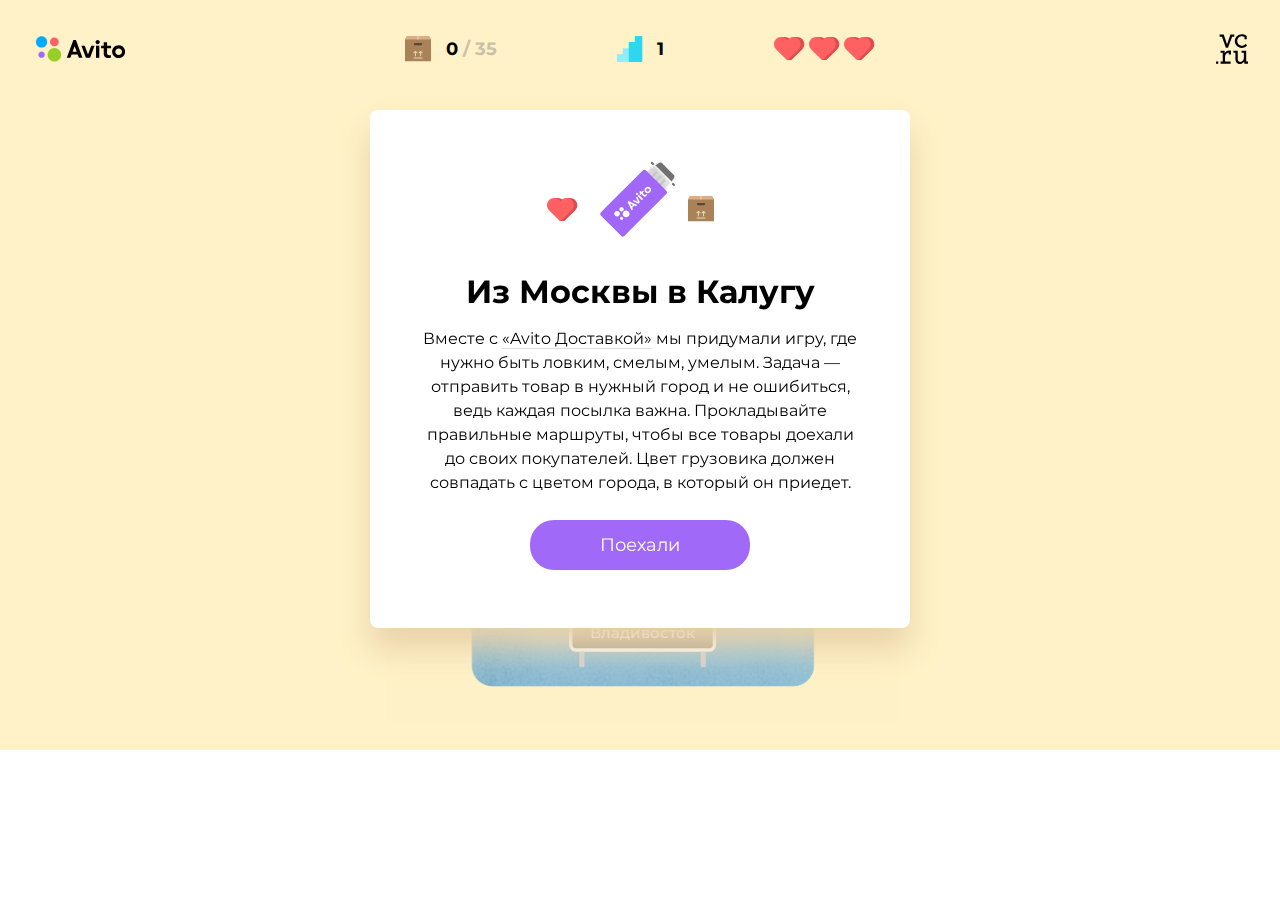
<file: index.html>
<!DOCTYPE html>
<html>
<head>
	<meta charset="UTF-8">
	<meta name="viewport" content="width=device-width, initial-scale=1">
	<meta name="robots" content="noindex,nofollow">
</head>
<body style="margin: 0;">

	<!-- Код для встраивания -->

	<div id="game-avito"
	     style="width:100%;height:750px;"
	     data-base="./"
	     data-share-url="https://vc.ru/avito/"
	     data-share-title="Из Москвы в Калугу"
	>
	</div>
	<link rel="stylesheet" type="text/css" href="all.min.css">
	<script src="all.min.js"></script>

	<!-- Конец -->

</body>
</html>
</file>
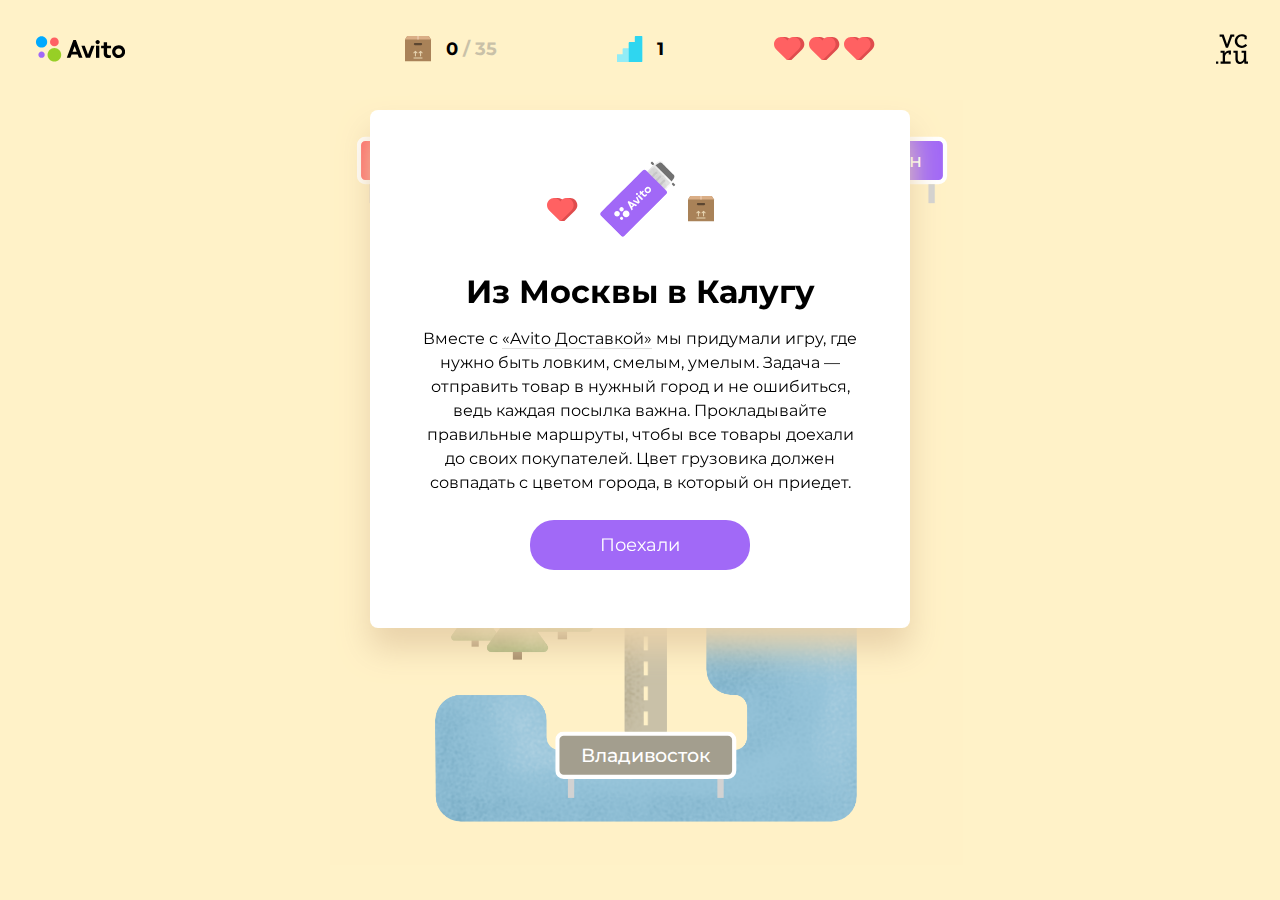
<file: avito.html>
<!DOCTYPE html>
<html>
<head>
	<meta charset="UTF-8">
	<meta name="viewport" content="width=device-width, initial-scale=1">
	<meta name="robots" content="noindex,nofollow">
</head>
<body style="margin: 0;">

	<!-- Код для встраивания -->

	<div id="game-avito"
	     style="width:100%;height:100vh;"
	     data-base="./"
	     data-share-url="https://vc.ru/special/avito/"
	     data-share-title="Из Москвы в Калугу"
	>
	</div>
	<link rel="stylesheet" type="text/css" href="all.min.css">
	<script src="all.min.js"></script>

	<!-- Конец -->

</body>
</html>
</file>
<file: all.min.css>
.likely:not(.likely--custom) {
  -webkit-box-sizing: border-box;
          box-sizing: border-box;
  display: -ms-inline-flexbox;
  display: -webkit-inline-box;
  display: inline-flex;
  -ms-flex-wrap: wrap-reverse;
  flex-wrap: wrap-reverse;
  font-size: 12px;
  width: 100%;
  height: 47px;
  padding: 0 9px 9px;
  position: fixed;
  bottom: 0;
  left: 0;
  z-index: 1000; }

.likely:not(.likely--custom) * {
  -webkit-box-sizing: border-box;
          box-sizing: border-box; }

.likely:not(.likely--custom) .likely__widget {
  display: -ms-flexbox;
  display: -webkit-box;
  display: flex;
  -ms-flex-pack: center;
  -webkit-box-pack: center;
          justify-content: center;
  font-size: 1em;
  color: #fff;
  min-width: 32px;
  width: calc(25% - 12px);
  margin: 6px;
  height: 32px;
  line-height: 32px;
  border-radius: 3px;
  -webkit-user-select: none;
  -moz-user-select: none;
  -ms-user-select: none;
  user-select: none;
  overflow: hidden;
  -webkit-transition-duration: .08s;
       -o-transition-duration: .08s;
          transition-duration: .08s;
  -webkit-transition-timing-function: ease-in-out;
       -o-transition-timing-function: ease-in-out;
          transition-timing-function: ease-in-out;
  -webkit-transition-property: all;
  -o-transition-property: all;
  transition-property: all; }

.likely:not(.likely--custom) .likely__widget--more .likely__icon {
  -webkit-transition: all .08s ease-in-out;
  -o-transition: all .08s ease-in-out;
  transition: all .08s ease-in-out; }

.likely:not(.likely--custom) .likely__widget--more.active .likely__icon {
  -webkit-transform: rotate(45deg);
      -ms-transform: rotate(45deg);
          transform: rotate(45deg); }

.likely:not(.likely--custom) .likely__button {
  display: none;
  padding-right: 6px; }

.likely:not(.likely--custom) .likely__button:empty {
  padding-right: 0; }

.likely:not(.likely--custom) .likely__icon {
  display: -ms-flexbox;
  display: -webkit-box;
  display: flex;
  -ms-flex-align: center;
  -webkit-box-align: center;
          align-items: center;
  -ms-flex-pack: center;
  -webkit-box-pack: center;
          justify-content: center;
  width: 32px;
  text-align: center; }

.likely:not(.likely--custom) .likely__icon svg {
  width: 16px;
  height: 16px; }

.likely:not(.likely--custom) .likely__counter {
  padding-right: 6px;
  font-size: 11px;
  color: rgba(255, 255, 255, 0.5); }

.likely:not(.likely--custom).likely--no-flex {
  display: inline-block;
  font-size: 0;
  overflow: visible; }

.likely:not(.likely--custom).likely--no-flex > * {
  display: inline-block;
  vertical-align: top; }

.likely:not(.likely--custom).likely--no-flex .likely__widget {
  display: inline-block;
  white-space: nowrap;
  width: 21%;
  margin: 6px 4% 6px 0;
  font-size: 12px;
  text-align: center;
  -webkit-transform: none;
      -ms-transform: none;
          transform: none;
  -webkit-transition: none;
  -o-transition: none;
  transition: none; }

.likely:not(.likely--custom).likely--no-flex .likely__icon {
  display: inline-block;
  vertical-align: middle;
  height: 16px;
  margin-top: -2px;
  -webkit-transition: none;
  -o-transition: none;
  transition: none; }

.likely:not(.likely--custom).likely--no-flex .likely__icon svg {
  vertical-align: top; }

.likely {
  visibility: hidden;
  opacity: 0;
  -webkit-transition: opacity .08s ease-in-out;
  -o-transition: opacity .08s ease-in-out;
  transition: opacity .08s ease-in-out; }

.likely__widget {
  font-family: 'Helvetica Neue',Arial,sans-serif;
  background: #333;
  color: #fff;
  fill: #fff;
  cursor: pointer; }

.likely--ready .likely__counter--empty, .likely__counter {
  display: none; }

.likely--ready {
  visibility: visible;
  opacity: 1; }

.likely__widget--twitter, .likely__widget.twitter {
  background: #55acee; }

.likely__widget--twitter.active, .likely__widget--twitter:hover, .likely__widget.twitter.active, .likely__widget.twitter:hover {
  background: #4892ca; }

.likely__widget--facebook, .likely__widget.facebook {
  background: #3b5998; }

.likely__widget--facebook.active, .likely__widget--facebook:hover, .likely__widget.facebook.active, .likely__widget.facebook:hover {
  background: #324b81; }

.likely__widget--vkontakte, .likely__widget.vkontakte {
  background: #45668e; }

.likely__widget--vkontakte.active, .likely__widget--vkontakte:hover, .likely__widget.vkontakte.active, .likely__widget.vkontakte:hover {
  background: #3a5678; }

.likely__widget--gplus, .likely__widget.gplus {
  background: #dc4e41; }

.likely__widget--gplus.active, .likely__widget--gplus:hover, .likely__widget.gplus.active, .likely__widget.gplus:hover {
  background: #bb4237; }

.likely__widget--odnoklassniki, .likely__widget.odnoklassniki {
  background: #ed812b; }

.likely__widget--odnoklassniki.active, .likely__widget--odnoklassniki:hover, .likely__widget.odnoklassniki.active, .likely__widget.odnoklassniki:hover {
  background: #c96d24; }

.likely__widget--pocket, .likely__widget.pocket {
  background: #ef4056; }

.likely__widget--pocket.active, .likely__widget--pocket:hover, .likely__widget.pocket.active, .likely__widget.pocket:hover {
  background: #cb3649; }

.likely__widget--telegram, .likely__widget.telegram {
  background: #08c; }

.likely__widget--telegram.active, .likely__widget--telegram:hover, .likely__widget.telegram.active, .likely__widget.telegram:hover {
  background: #0073ad; }

.likely__widget--whatsapp, .likely__widget.whatsapp {
  background: #43d854; }

.likely__widget--whatsapp.active, .likely__widget--whatsapp:hover, .likely__widget.whatsapp.active, .likely__widget.whatsapp:hover {
  background: #38b747; }

.likely__widget--viber, .likely__widget.viber {
  background: #8f5db7; }

.likely__widget--viber.active, .likely__widget--viber:hover, .likely__widget.viber.active, .likely__widget.viber:hover {
  background: #794f9b; }

.likely__widget--email, .likely__widget.email {
  background: #43475d; }

.likely__widget--email.active, .likely__widget--email:hover, .likely__widget.email.active, .likely__widget.email:hover {
  background: #383c4f; }

.likely__widget--more, .likely__widget.more {
  background: #95a5a6; }

.likely__widget--more.active, .likely__widget--more:hover, .likely__widget.more.active, .likely__widget.more:hover {
  background: #7e8c8d; }

@media (min-width: 760px) {
  .likely:not(.likely--custom) {
    -ms-flex-wrap: wrap;
    flex-wrap: wrap;
    position: relative;
    bottom: auto;
    min-height: 24px;
    width: auto;
    height: auto;
    padding: 0;
    z-index: auto; }
  .likely:not(.likely--custom) .likely__widget {
    min-width: 20px;
    width: auto;
    height: 20px;
    margin: 2px 4px 2px 0;
    line-height: 1.667;
    border-radius: 2px;
    -webkit-transition-property: background;
    -o-transition-property: background;
    transition-property: background; }
  .likely:not(.likely--custom) .likely__widget:first-child, .likely:not(.likely--custom).likely--no-flex .likely__widget:first-child {
    margin-left: 0; }
  .likely:not(.likely--custom) .likely__widget:last-child, .likely:not(.likely--custom).likely--no-flex .likely__widget:last-child {
    margin-right: 0; }
  .likely:not(.likely--custom) .likely__widget--email, .likely:not(.likely--custom) .likely__widget--more, .likely:not(.likely--custom) .likely__widget--telegram, .likely:not(.likely--custom) .likely__widget--viber, .likely:not(.likely--custom) .likely__widget--whatsapp {
    display: none; }
  .likely:not(.likely--custom) .likely__button, .likely:not(.likely--custom).likely--ready .likely__counter {
    display: inline-block; }
  .likely:not(.likely--custom) .likely__icon {
    width: 22px; }
  .likely:not(.likely--custom) .likely__icon svg {
    width: 12px;
    height: 12px; }
  .likely:not(.likely--custom) .likely__counter {
    line-height: 1.92; }
  .likely:not(.likely--custom).likely--ready .likely__counter--empty {
    display: none; }
  .likely:not(.likely--custom).likely--no-flex .likely__widget {
    width: auto;
    margin: 2px; }
  .likely:not(.likely--custom).likely--no-flex .likely__widget--email, .likely:not(.likely--custom).likely--no-flex .likely__widget--more, .likely:not(.likely--custom).likely--no-flex .likely__widget--telegram, .likely:not(.likely--custom).likely--no-flex .likely__widget--viber, .likely:not(.likely--custom).likely--no-flex .likely__widget--whatsapp {
    display: none; }
  .likely:not(.likely--custom).likely--no-flex .likely__icon {
    height: 12px; } }

@media (max-width: 759px) {
  .likely:not(.likely--custom) .likely__widget:nth-child(n+4):not(.likely__widget--more) {
    -ms-flex-order: 2;
    -webkit-box-ordinal-group: 3;
            order: 2;
    visibility: hidden;
    opacity: 0;
    -webkit-transform: translateY(6px);
        -ms-transform: translateY(6px);
            transform: translateY(6px); }
  .likely:not(.likely--custom) .likely__widget--more {
    -ms-flex-order: 1;
    -webkit-box-ordinal-group: 2;
            order: 1; }
  .likely:not(.likely--custom).likely--expanded .likely__widget:nth-child(n+4):not(.likely__widget--more) {
    visibility: visible;
    opacity: 1;
    -webkit-transform: translateY(0);
        -ms-transform: translateY(0);
            transform: translateY(0); }
  .likely:not(.likely--custom).likely--no-flex {
    width: auto;
    left: 15px;
    right: 0;
    bottom: 9px;
    padding: 0;
    -webkit-transform: scaleY(-1);
        -ms-transform: scaleY(-1);
            transform: scaleY(-1); }
  .likely:not(.likely--custom).likely--no-flex .likely__widget {
    -webkit-transform: scaleY(-1);
        -ms-transform: scaleY(-1);
            transform: scaleY(-1); }
  .likely:not(.likely--custom).likely--no-flex .likely__widget:nth-child(3) {
    margin-right: 29%; }
  .likely:not(.likely--custom).likely--no-flex .likely__widget:nth-child(n+4):not(.likely__widget--more) {
    -webkit-transform: scaleY(-1);
        -ms-transform: scaleY(-1);
            transform: scaleY(-1); }
  .likely:not(.likely--custom).likely--no-flex .likely__widget--more {
    width: 21%;
    margin-left: 0;
    margin-right: 0;
    position: absolute;
    top: 0;
    left: 75%; }
  .likely:not(.likely--custom).likely--desktop {
    display: none; } }

/*
 * Container style
 */
.ps {
  overflow: hidden !important;
  overflow-anchor: none;
  -ms-overflow-style: none;
  touch-action: auto;
  -ms-touch-action: auto; }

/*
 * Scrollbar rail styles
 */
.ps__rail-x {
  display: none;
  opacity: 0;
  -o-transition: background-color .2s linear, opacity .2s linear;
  transition: background-color .2s linear, opacity .2s linear;
  -webkit-transition: background-color .2s linear, opacity .2s linear;
  height: 15px;
  /* there must be 'bottom' or 'top' for ps__rail-x */
  bottom: 0px;
  /* please don't change 'position' */
  position: absolute; }

.ps__rail-y {
  display: none;
  opacity: 0;
  -o-transition: background-color .2s linear, opacity .2s linear;
  transition: background-color .2s linear, opacity .2s linear;
  -webkit-transition: background-color .2s linear, opacity .2s linear;
  width: 15px;
  /* there must be 'right' or 'left' for ps__rail-y */
  right: 0;
  /* please don't change 'position' */
  position: absolute; }

.ps--active-x > .ps__rail-x,
.ps--active-y > .ps__rail-y {
  display: block;
  background-color: transparent; }

.ps:hover > .ps__rail-x,
.ps:hover > .ps__rail-y,
.ps--focus > .ps__rail-x,
.ps--focus > .ps__rail-y,
.ps--scrolling-x > .ps__rail-x,
.ps--scrolling-y > .ps__rail-y {
  opacity: 0.6; }

.ps .ps__rail-x:hover,
.ps .ps__rail-y:hover,
.ps .ps__rail-x:focus,
.ps .ps__rail-y:focus,
.ps .ps__rail-x.ps--clicking,
.ps .ps__rail-y.ps--clicking {
  background-color: #eee;
  opacity: 0.9; }

/*
 * Scrollbar thumb styles
 */
.ps__thumb-x {
  background-color: #aaa;
  border-radius: 6px;
  -o-transition: background-color .2s linear, height .2s ease-in-out;
  transition: background-color .2s linear, height .2s ease-in-out;
  -webkit-transition: background-color .2s linear, height .2s ease-in-out;
  height: 6px;
  /* there must be 'bottom' for ps__thumb-x */
  bottom: 2px;
  /* please don't change 'position' */
  position: absolute; }

.ps__thumb-y {
  background-color: #aaa;
  border-radius: 6px;
  -o-transition: background-color .2s linear, width .2s ease-in-out;
  transition: background-color .2s linear, width .2s ease-in-out;
  -webkit-transition: background-color .2s linear, width .2s ease-in-out;
  width: 6px;
  /* there must be 'right' for ps__thumb-y */
  right: 2px;
  /* please don't change 'position' */
  position: absolute; }

.ps__rail-x:hover > .ps__thumb-x,
.ps__rail-x:focus > .ps__thumb-x,
.ps__rail-x.ps--clicking .ps__thumb-x {
  background-color: #999;
  height: 11px; }

.ps__rail-y:hover > .ps__thumb-y,
.ps__rail-y:focus > .ps__thumb-y,
.ps__rail-y.ps--clicking .ps__thumb-y {
  background-color: #999;
  width: 11px; }

/* MS supports */
@supports (-ms-overflow-style: none) {
  .ps {
    overflow: auto !important; } }

@media screen and (-ms-high-contrast: active), (-ms-high-contrast: none) {
  .ps {
    overflow: auto !important; } }

#game-avito {
  position: relative;
  overflow: hidden;
  font-family: 'Montserrat';
  font-size: 16px;
  background: #fff2c8;
  -webkit-user-select: none;
     -moz-user-select: none;
      -ms-user-select: none;
          user-select: none; }
  #game-avito * {
    -webkit-box-sizing: border-box;
            box-sizing: border-box; }

#game-avito_game-screen {
  pointer-events: none; }

@media only screen and (max-width: 590px) {
  #game-avito {
    font-size: 14px; } }

.game-avito_town-label {
  position: absolute;
  left: 50%;
  -webkit-transform: translateX(-50%);
      -ms-transform: translateX(-50%);
          transform: translateX(-50%);
  height: 90px;
  line-height: 74px;
  padding: 0 40px;
  font-size: 36px;
  font-weight: 500;
  text-align: center;
  color: #fff;
  border: 8px solid #fff;
  border-radius: 16px;
  cursor: default; }
  .game-avito_town-label._down {
    bottom: 0; }
  .game-avito_town-label::before {
    position: absolute;
    display: block;
    top: calc(100% + 8px);
    left: 50%;
    -webkit-transform: translateX(-50%);
        -ms-transform: translateX(-50%);
            transform: translateX(-50%);
    height: 36px;
    width: calc(100% - 56px);
    content: '';
    border-left: 12px solid #d2d2d2;
    border-right: 12px solid #d2d2d2; }

._game-avito-popup {
  background-color: #fff;
  border-radius: 8px;
  -webkit-box-shadow: 0px 21px 32px #E9D2AA;
          box-shadow: 0px 21px 32px #E9D2AA;
  -webkit-transition: opacity 500ms ease;
  -o-transition: opacity 500ms ease;
  transition: opacity 500ms ease; }
  ._game-avito-popup._centered {
    position: absolute;
    top: 110px;
    left: 50%;
    -webkit-transform: translateX(-50%);
        -ms-transform: translateX(-50%);
            transform: translateX(-50%);
    max-width: 540px;
    width: calc(100% - 30px);
    z-index: 50;
    overflow: hidden;
    max-height: calc(100% - 125px); }
  ._game-avito-popup._faded {
    opacity: 0; }
  ._game-avito-popup._hidden {
    display: none; }

@media only screen and (max-width: 590px) {
  #game-avito ._game-avito-popup._centered {
    max-width: 560px;
    top: 50px;
    max-height: calc(100% - 65px); } }

.game-avito-status {
  position: absolute;
  top: 0;
  left: 0;
  width: 100%;
  height: 70px;
  z-index: 40;
  text-align: center; }
  .game-avito-status._down .game-avito-status_avito-logo {
    -webkit-transform: scale(0.77);
        -ms-transform: scale(0.77);
            transform: scale(0.77);
    top: 12px;
    left: 6px; }
  .game-avito-status._down .game-avito-status_tj-logo {
    top: 12px;
    right: 10px;
    -webkit-transform: scale(0.69);
        -ms-transform: scale(0.69);
            transform: scale(0.69); }
  .game-avito-status._down .game-avito-status_cargo-counter {
    top: 65px;
    -webkit-transform: none;
        -ms-transform: none;
            transform: none; }
  .game-avito-status._down .game-avito-status_level-counter {
    top: 67px;
    left: 50%;
    -webkit-transform: translateX(-50%);
        -ms-transform: translateX(-50%);
            transform: translateX(-50%); }
  .game-avito-status._down .game-avito-status_lives-counter {
    top: 67px;
    -webkit-transform: none;
        -ms-transform: none;
            transform: none; }
  .game-avito-status._down .game-avito-status_delivery-popup {
    margin-top: -5px;
    height: 60px;
    line-height: 58px; }
  .game-avito-status._down .game-avito-status_delivery-popup-text {
    font-size: 16px; }

.game-avito-status_avito-logo {
  position: absolute;
  width: 90px;
  height: 26px;
  top: 36px;
  left: 35px;
  background-image: url(images/icon-logo-avito.svg); }

.game-avito-status_cargo-counter {
  position: absolute;
  top: 36px;
  left: 15px; }

.game-avito-pause-button {
  position: absolute;
  top: 35px;
  left: 135px;
  width: 28px;
  height: 28px;
  pointer-events: auto;
  cursor: pointer;
  opacity: 1;
  -webkit-transition: opacity 100ms;
  -o-transition: opacity 100ms;
  transition: opacity 100ms; }
  .game-avito-pause-button._faded {
    opacity: 0;
    cursor: default; }
  .game-avito-pause-button._pause {
    background: url(images/icon-pause.svg) top left/contain no-repeat; }
  .game-avito-pause-button._play {
    background: url(images/icon-play.svg) top left/contain no-repeat; }

.game-avito-status_cargo-counter-text {
  font-size: 18px;
  font-weight: bold;
  color: #C9C1A8;
  vertical-align: 7px; }

.game-avito-status_cargo-counter-icon {
  display: inline-block;
  width: 27px;
  height: 26px;
  background-image: url(images/icon-cargo-counter.svg);
  margin-right: 10px; }

.game-avito-status_cargo-counter-delivered {
  color: #000; }

.game-avito-status_level-counter {
  position: absolute;
  top: 36px;
  left: 50%;
  -webkit-transform: translateX(-50%);
      -ms-transform: translateX(-50%);
          transform: translateX(-50%); }

.game-avito-status_level-counter-text {
  font-size: 18px;
  font-weight: bold;
  color: #000;
  vertical-align: 7px; }

.game-avito-status_level-counter-icon {
  display: inline-block;
  width: 26px;
  height: 26px;
  background-image: url(images/icon-level.svg);
  margin-right: 10px; }

.game-avito-status_delivery-popup {
  position: relative;
  margin-top: 15px;
  display: inline-block;
  height: 66px;
  line-height: 64px;
  max-width: 100%;
  padding: 2px 26px 0 22px;
  white-space: nowrap;
  overflow: hidden; }

.game-avito-status_delivery-popup-icon {
  display: inline-block;
  width: 29px;
  height: 28px;
  margin-right: 22px;
  vertical-align: -9.5px;
  background-image: url(images/icon-cargo-delivered.svg); }

.game-avito-status_delivery-popup-text {
  display: inline-block;
  line-height: normal;
  font-size: 18px;
  font-weight: bold;
  white-space: normal;
  vertical-align: middle;
  text-align: left; }

.game-avito-status_lives-counter {
  position: absolute;
  top: 37px;
  right: 15px; }

.game-avito-status_life {
  display: inline-block;
  width: 31px;
  height: 24px;
  background-image: url(images/icon-life-empty.svg); }
  .game-avito-status_life._full {
    background-image: url(images/icon-life-full.svg); }

.game-avito-status_tj-logo {
  position: absolute;
  width: 32px;
  height: 32px;
  top: 34px;
  right: 32px;
  background: url(images/icon-logo-vc.svg) no-repeat; }

.game-avito-status_indicators {
  width: 100%;
  height: 50px;
  max-width: 500px;
  position: absolute;
  left: 50%;
  -webkit-transform: translateX(-50%);
      -ms-transform: translateX(-50%);
          transform: translateX(-50%); }

._down .game-avito-status_avito-logo {
  -webkit-transform: scale(0.77);
      -ms-transform: scale(0.77);
          transform: scale(0.77);
  top: 12px;
  left: 6px; }

._down .game-avito-status_tj-logo {
  top: 12px;
  right: 10px;
  -webkit-transform: scale(0.69);
      -ms-transform: scale(0.69);
          transform: scale(0.69); }

._down .game-avito-status_cargo-counter {
  top: 65px;
  -webkit-transform: none;
      -ms-transform: none;
          transform: none; }

._down .game-avito-status_level-counter {
  top: 67px;
  left: 50%;
  -webkit-transform: translateX(-50%);
      -ms-transform: translateX(-50%);
          transform: translateX(-50%); }

._down .game-avito-status_lives-counter {
  top: 67px;
  -webkit-transform: none;
      -ms-transform: none;
          transform: none; }

._down .game-avito-pause-button {
  top: 64px; }

@media only screen and (max-width: 590px) {
  #game-avito .game-avito-pause-button {
    left: 120px; } }

@media only screen and (max-width: 380px) {
  .game-avito-pause-button {
    top: 12px !important;
    left: calc(50% - 14px) !important; }
  #game-avito .game-avito-status_delivery-popup-text {
    font-size: 14px; } }

.game-avito-intro-screen {
  padding: 0 44px 58px;
  text-align: center; }

.game-avito-intro-screen_icon {
  position: absolute; }

.game-avito-intro-screen_icon._heart {
  top: 88px;
  right: calc(50% + 62px);
  width: 31px;
  height: 24px;
  background-image: url(images/icon-life-full.svg); }

.game-avito-intro-screen_icon._truck {
  top: 45px;
  left: 50%;
  width: 36px;
  height: 83px;
  background: url(images/truck-violet.svg) center no-repeat;
  background-size: contain;
  -webkit-transform: translateX(-18px) rotate(45deg);
      -ms-transform: translateX(-18px) rotate(45deg);
          transform: translateX(-18px) rotate(45deg); }

.game-avito-intro-screen_icon._cargo {
  top: 86px;
  left: calc(50% + 48px);
  width: 27px;
  height: 26px;
  background-image: url(images/icon-cargo-counter.svg); }

.game-avito-intro-screen_header {
  margin: 162px 0 16px;
  font-weight: bold;
  font-size: 32px; }

.game-avito-intro-screen_text {
  line-height: 24px; }
  .game-avito-intro-screen_text a {
    text-decoration: none;
    color: #000;
    border-bottom: 1px solid #dedede; }

.game-avito-intro-screen_start-button {
  display: inline-block;
  margin-top: 25px;
  width: 220px;
  height: 50px;
  line-height: 50px;
  background: #a169f7;
  border-radius: 24px;
  font-size: 18px;
  color: #fff;
  cursor: pointer;
  -webkit-transition: background-color 100ms ease;
  -o-transition: background-color 100ms ease;
  transition: background-color 100ms ease; }
  .game-avito-intro-screen_start-button:hover {
    background: #9162e1; }

@media only screen and (max-width: 590px) {
  #game-avito .game-avito-intro-screen {
    padding: 0 30px 38px; }
  #game-avito .game-avito-intro-screen_header {
    margin: 162px 0 16px;
    font-weight: bold;
    font-size: 24px; }
  #game-avito .game-avito-intro-screen_start-button {
    width: 200px; } }

.game-avito-result-screen {
  overflow: hidden;
  z-index: 60 !important; }

.game-avito-result-screen_upper-shadow {
  position: absolute;
  top: -13px;
  left: 0;
  width: 100%;
  height: 301px;
  background-color: #D8C7AB;
  opacity: 0.64;
  -webkit-filter: blur(27.1828px);
          filter: blur(27.1828px); }

.game-avito-result-screen_upper {
  position: relative;
  height: 301px;
  width: 100%;
  padding: 36px 30px 33px; }
  .game-avito-result-screen_upper .game-avito-result-screen_buttons {
    position: absolute;
    padding: 0 30px;
    width: 100%;
    bottom: 32px;
    left: 0; }

.game-avito-result-screen_cargo-counter-text {
  font-weight: 500; }

.game-avito-result-screen_cargo-counter-icon {
  display: inline-block;
  width: 17px;
  height: 16px;
  background: url(images/icon-cargo-counter.svg) center no-repeat;
  background-size: contain;
  margin-right: 5px;
  vertical-align: -2px; }

.game-avito-result-screen_header {
  margin-top: 25px;
  font-weight: bold;
  font-size: 32px;
  line-height: 39px; }

.game-avito-result-screen_description {
  display: none;
  margin: 12px 130px 28px 0;
  line-height: 24px;
  height: 48px; }

.game-avito-result-screen_buttons {
  height: 36px;
  line-height: 36px; }

.game-avito-result-screen_button {
  display: inline-block;
  border-radius: 10px;
  padding: 0 10px; }
  .game-avito-result-screen_button:not(._repeat) {
    margin-right: 5px; }
  .game-avito-result-screen_button svg {
    -webkit-transform: translateY(3px) scale(1.1);
        -ms-transform: translateY(3px) scale(1.1);
            transform: translateY(3px) scale(1.1); }
  .game-avito-result-screen_button._long {
    padding: 0 16px 0 12px; }
    .game-avito-result-screen_button._long svg {
      -webkit-transform: translateY(2px) scale(1);
          -ms-transform: translateY(2px) scale(1);
              transform: translateY(2px) scale(1);
      margin-right: 7px; }
  .game-avito-result-screen_button._yellow {
    background-color: #fff5e2;
    border: 2px solid #FFECC7;
    cursor: pointer; }
    .game-avito-result-screen_button._yellow:hover {
      background-color: #fff1d6; }
  .game-avito-result-screen_button._repeat {
    float: right; }

.game-avito-result-screen_lower {
  width: 100%;
  padding: 28px 30px 30px; }

.game-avito-result-screen_advertise {
  margin: 21px 0;
  line-height: 22px;
  color: #000; }
  .game-avito-result-screen_advertise a {
    text-decoration: none;
    color: #000;
    border-bottom: 1px solid #dedede; }

.game-avito-result-screen_statistics {
  height: 90px;
  background: url(images/statistics.png) top left no-repeat;
  background-size: contain; }

@media only screen and (max-width: 590px) {
  #game-avito .game-avito-result-screen_header {
    margin-top: 27px;
    font-size: 24px;
    line-height: 28px; }
  #game-avito .game-avito-result-screen_description {
    margin: 9px 25% 26px 0;
    line-height: 22px;
    height: 44px; }
  #game-avito .game-avito-result-screen_upper-shadow {
    height: 234px; }
  #game-avito .game-avito-result-screen_upper {
    height: 234px;
    padding: 26px 20px 23px; }
    #game-avito .game-avito-result-screen_upper .game-avito-result-screen_buttons {
      padding: 0 20px;
      bottom: 22px; }
  #game-avito .game-avito-result-screen_lower {
    width: 100%;
    padding: 23px 20px 20px; }
  #game-avito .game-avito-result-screen_statistics {
    height: 70px; } }

@media only screen and (max-width: 420px) {
  #game-avito .game-avito-result-screen_header {
    font-size: 18px;
    line-height: 22px; }
  #game-avito .game-avito-result-screen_button {
    padding: 0 6px; }
  #game-avito .game-avito-result-screen_button._repeat {
    height: 100%;
    overflow: hidden;
    padding: 0 6px; } }

@media only screen and (max-width: 380px) {
  #game-avito .game-avito-result-screen_button:not(._repeat) {
    margin-right: 2px; }
  #game-avito .game-avito-result-screen_button._repeat {
    width: 32px; }
  #game-avito ._leaderboard._long {
    font-size: 11px;
    padding: 0 8px; }
    #game-avito ._leaderboard._long svg {
      margin-right: 1px;
      vertical-align: -2px; } }

.game-avito-leaderboard {
  padding: 30px; }

.game-avito-leaderboard_close-button,
.game-avito-login_close-button {
  background: url(images/icon-close.svg) center no-repeat;
  width: 12px;
  height: 12px;
  position: absolute;
  right: 21px;
  top: 18px;
  cursor: pointer; }

.game-avito-leaderboard_header {
  background: url(images/icon-cup.svg) left 9px no-repeat;
  padding-left: 45px; }

.game-avito-leaderboard_header-text {
  font-size: 20px;
  font-weight: bold; }

.game-avito-leaderboard_header-members {
  margin-top: 6px;
  font-size: 14px;
  opacity: 0.4; }

.game-avito-leaderboard table {
  margin-top: 21px;
  width: 100%;
  table-layout: fixed;
  border-collapse: collapse; }
  .game-avito-leaderboard table tbody tr {
    height: 34px; }
  .game-avito-leaderboard table td:first-child {
    width: 45px;
    text-align: right;
    padding-right: 25px; }
  .game-avito-leaderboard table td:nth-child(2) {
    overflow: hidden;
    white-space: nowrap;
    -o-text-overflow: ellipsis;
       text-overflow: ellipsis; }
  .game-avito-leaderboard table td:nth-child(3) {
    width: 100px;
    text-align: center; }
  .game-avito-leaderboard table td:last-child {
    width: 45px;
    text-align: right;
    padding-right: 7px; }
  .game-avito-leaderboard table thead td {
    font-size: 12px;
    color: #818181; }
    .game-avito-leaderboard table thead td:last-child {
      padding-right: 0; }

.game-avito-leaderboard_pagination {
  margin-top: 28px;
  text-align: center; }

.game-avito-leaderboard_page {
  display: inline-block;
  width: 35px;
  height: 35px;
  border: 1px solid #eaeaea;
  border-radius: 10px;
  text-align: center;
  line-height: 35px;
  color: #6d6d6d;
  cursor: pointer;
  margin: 0 2.5px; }
  .game-avito-leaderboard_page._active {
    background: #ffefd3;
    border: none;
    color: #000;
    cursor: default; }

@media only screen and (max-width: 590px) {
  #game-avito .game-avito-leaderboard {
    padding: 15px 13px 30px 15px; }
  #game-avito .game-avito-leaderboard_header {
    background-size: 21px 21px;
    background-position: 5px 8px;
    padding-left: 40px; }
  #game-avito .game-avito-leaderboard_header-text {
    font-size: 16px; }
  #game-avito .game-avito-leaderboard_header-members {
    margin-top: 4px;
    font-size: 11px; }
  #game-avito .game-avito-leaderboard table {
    margin-top: 21px; }
    #game-avito .game-avito-leaderboard table td:first-child {
      width: 40px;
      padding-right: 20px; }
    #game-avito .game-avito-leaderboard table td:nth-child(3) {
      width: 70px;
      text-align: center; }
    #game-avito .game-avito-leaderboard table td:last-child {
      width: 40px;
      padding-right: 10px; }
    #game-avito .game-avito-leaderboard table thead td {
      font-size: 11px; }
      #game-avito .game-avito-leaderboard table thead td:nth-child(3) {
        text-align: left; } }

@media only screen and (max-width: 380px) {
  #game-avito .game-avito-leaderboard {
    font-size: 12px;
    padding: 15px 5px 20px 7px; }
    #game-avito .game-avito-leaderboard table td:nth-child(3) {
      width: 30px; }
    #game-avito .game-avito-leaderboard table thead td:nth-child(3) {
      position: relative;
      left: -30px; } }

.game-avito-fact {
  padding: 41px 30px;
  font-size: 18px;
  font-weight: 500;
  line-height: 26px;
  text-align: center; }
  .game-avito-fact a, .game-avito-fact a:visited {
    color: #000;
    text-decoration: none;
    font-weight: bold; }

.game-avito-fact_level {
  display: inline-block;
  font-weight: bold;
  background: url(images/icon-level.svg) left top no-repeat;
  padding: 3px 0 28px 39px;
  line-height: 22px; }

.game-avito-fact_check {
  position: absolute;
  background: url(images/icon-check.svg) left top no-repeat;
  width: 22px;
  height: 17px;
  top: 35px;
  left: calc(50% - 40px);
  opacity: 1.0;
  -webkit-transition: opacity 500ms ease;
  -o-transition: opacity 500ms ease;
  transition: opacity 500ms ease; }
  .game-avito-fact_check._faded {
    opacity: 0.0; }

@media only screen and (max-width: 590px) {
  #game-avito .game-avito-fact {
    padding: 31px 30px;
    font-size: 16px;
    line-height: 23px; }
  #game-avito .game-avito-fact_check {
    top: 25px; } }

.game-avito-login {
  top: 200px !important;
  max-width: 320px !important;
  padding: 30px 21px;
  z-index: 70 !important; }

.game-avito-login_header {
  font-size: 18px;
  font-weight: bold;
  margin: 0 18px 18px 9px; }

.game-avito-login_buttons {
  display: -webkit-box;
  display: -ms-flexbox;
  display: flex;
  -ms-flex-wrap: wrap;
      flex-wrap: wrap; }

.game-avito-login_button {
  -webkit-box-flex: 1;
      -ms-flex: 1 0 42%;
          flex: 1 0 42%;
  text-align: center;
  height: 36px;
  line-height: 36px;
  border-radius: 10px;
  margin: 9px;
  color: #fff;
  cursor: pointer; }
  .game-avito-login_button._vk {
    background: #507299; }
    .game-avito-login_button._vk:hover {
      background: #476688; }
  .game-avito-login_button._facebook {
    background: #3b5898; }
    .game-avito-login_button._facebook:hover {
      background: #344d86; }
  .game-avito-login_button._twitter {
    background: #1b94e0; }
    .game-avito-login_button._twitter:hover {
      background: #1885c9; }
  .game-avito-login_button._google {
    background: #db4337; }
    .game-avito-login_button._google:hover {
      background: #d33326; }

.game-avito-tutorial-layer {
  position: absolute;
  top: 0;
  left: 0;
  width: 100%;
  height: 100%;
  z-index: 60;
  pointer-events: none;
  opacity: 1;
  -webkit-transition: opacity 100ms;
  -o-transition: opacity 100ms;
  transition: opacity 100ms; }
  .game-avito-tutorial-layer._faded {
    opacity: 0; }
  .game-avito-tutorial-layer._hidden {
    display: none; }

@-webkit-keyframes hand-pulsation {
  0% {
    -webkit-transform: scale(1);
            transform: scale(1); }
  100% {
    -webkit-transform: scale(1.2);
            transform: scale(1.2); } }

@keyframes hand-pulsation {
  0% {
    -webkit-transform: scale(1);
            transform: scale(1); }
  100% {
    -webkit-transform: scale(1.2);
            transform: scale(1.2); } }

.game-avito-tutorial-layer_hand {
  position: absolute;
  background: url(images/hand.svg) top left/contain no-repeat;
  -webkit-animation: 500ms infinite alternate hand-pulsation;
          animation: 500ms infinite alternate hand-pulsation; }

.game-avito-pause-layer {
  position: absolute;
  top: 0;
  left: 0;
  width: 100%;
  height: 100%;
  z-index: 80;
  pointer-events: none;
  opacity: 1;
  -webkit-transition: opacity 100ms ease;
  -o-transition: opacity 100ms ease;
  transition: opacity 100ms ease; }
  .game-avito-pause-layer._faded {
    opacity: 0; }

@-webkit-keyframes game-avito-life-lost-size {
  0% {
    width: 31px; }
  10% {
    width: 80%;
    opacity: 0.9; }
  100% {
    width: 80%;
    opacity: -1; } }

@keyframes game-avito-life-lost-size {
  0% {
    width: 31px; }
  10% {
    width: 80%;
    opacity: 0.9; }
  100% {
    width: 80%;
    opacity: -1; } }

@-webkit-keyframes game-avito-life-lost-position {
  0% {
    -webkit-transform: translate(0%, 0%);
            transform: translate(0%, 0%); }
  10% {
    -webkit-transform: translate(60%, 5%);
            transform: translate(60%, 5%);
    right: 50%; }
  100% {
    -webkit-transform: translate(30%, 50%);
            transform: translate(30%, 50%);
    right: 50%; } }

@keyframes game-avito-life-lost-position {
  0% {
    -webkit-transform: translate(0%, 0%);
            transform: translate(0%, 0%); }
  10% {
    -webkit-transform: translate(60%, 5%);
            transform: translate(60%, 5%);
    right: 50%; }
  100% {
    -webkit-transform: translate(30%, 50%);
            transform: translate(30%, 50%);
    right: 50%; } }

.game-avito-life-lost-animation {
  position: absolute;
  width: 31px;
  height: 1000px;
  background: url(images/icon-life-full.svg) center top/contain no-repeat;
  top: 0px;
  right: 0px;
  -webkit-animation: 2s ease-in 1 game-avito-life-lost-size, 2s linear 1 game-avito-life-lost-position;
          animation: 2s ease-in 1 game-avito-life-lost-size, 2s linear 1 game-avito-life-lost-position;
  pointer-events: none; }
</file>
